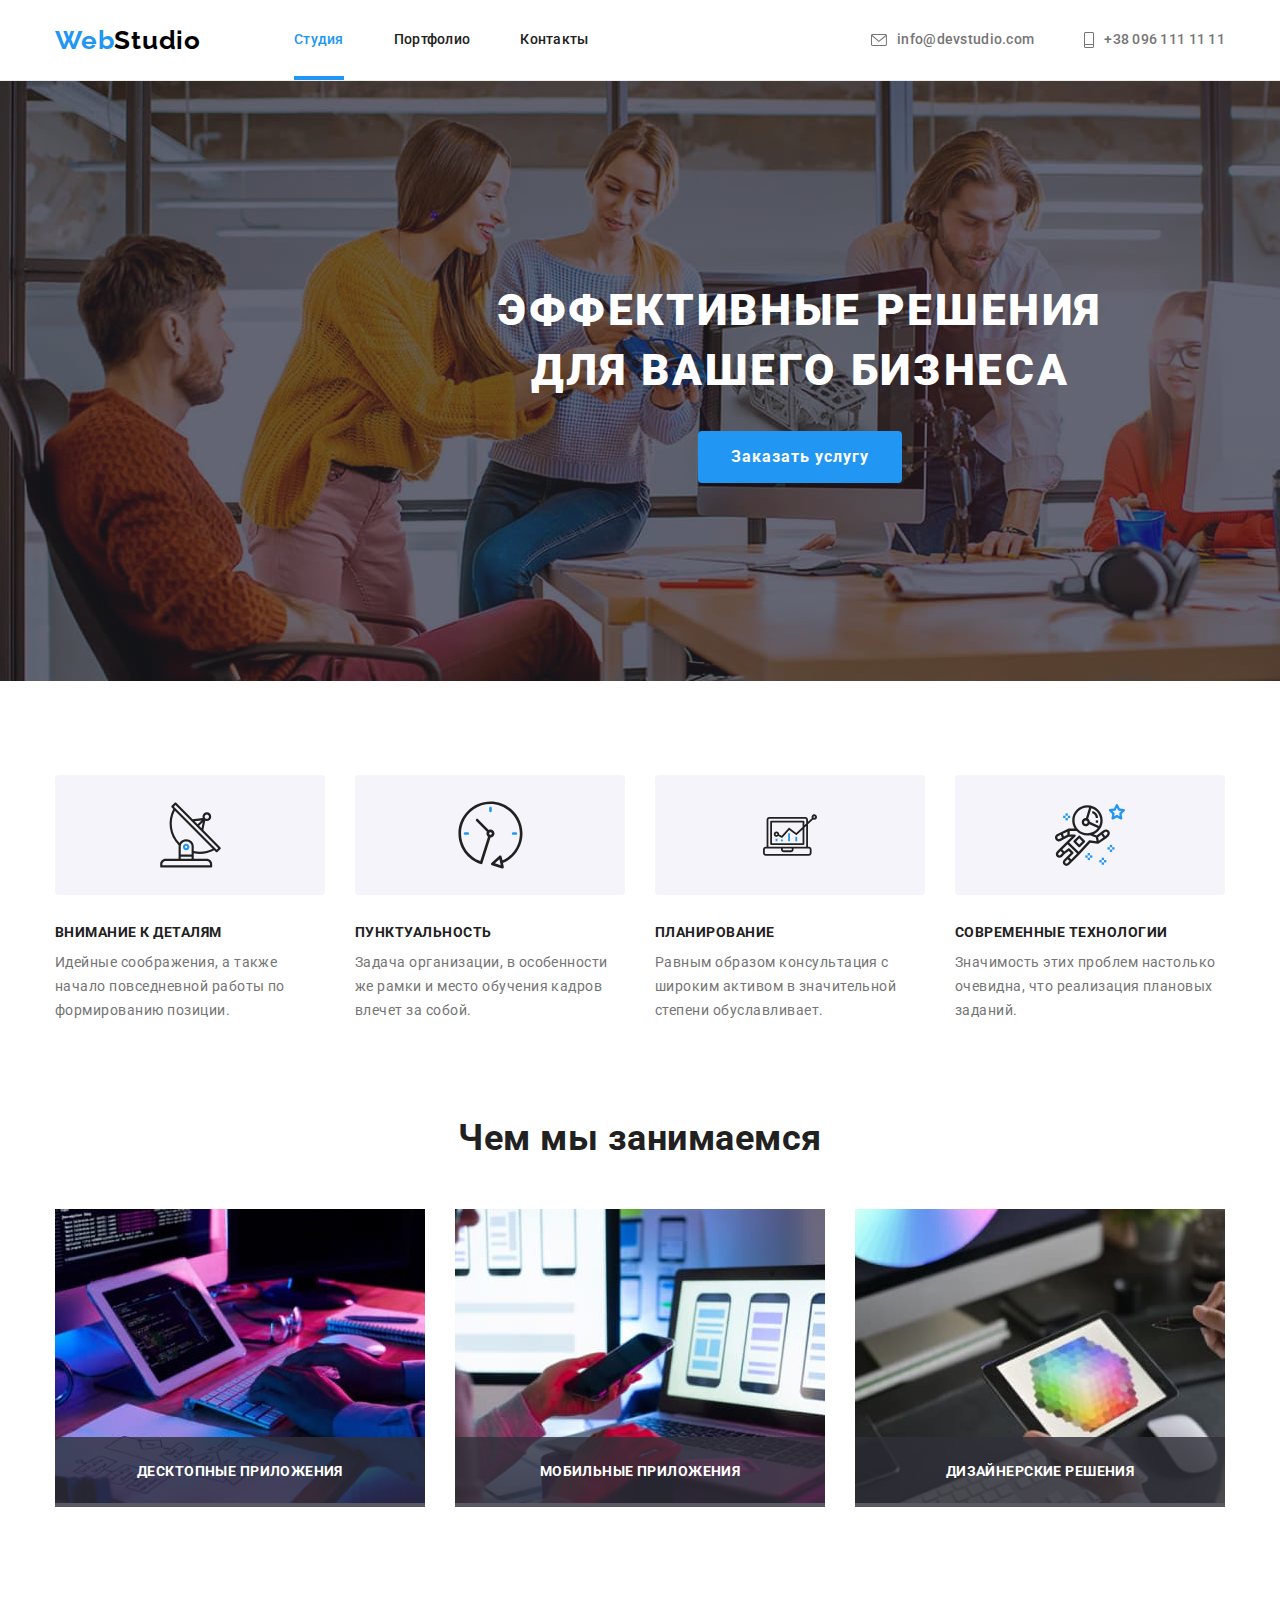
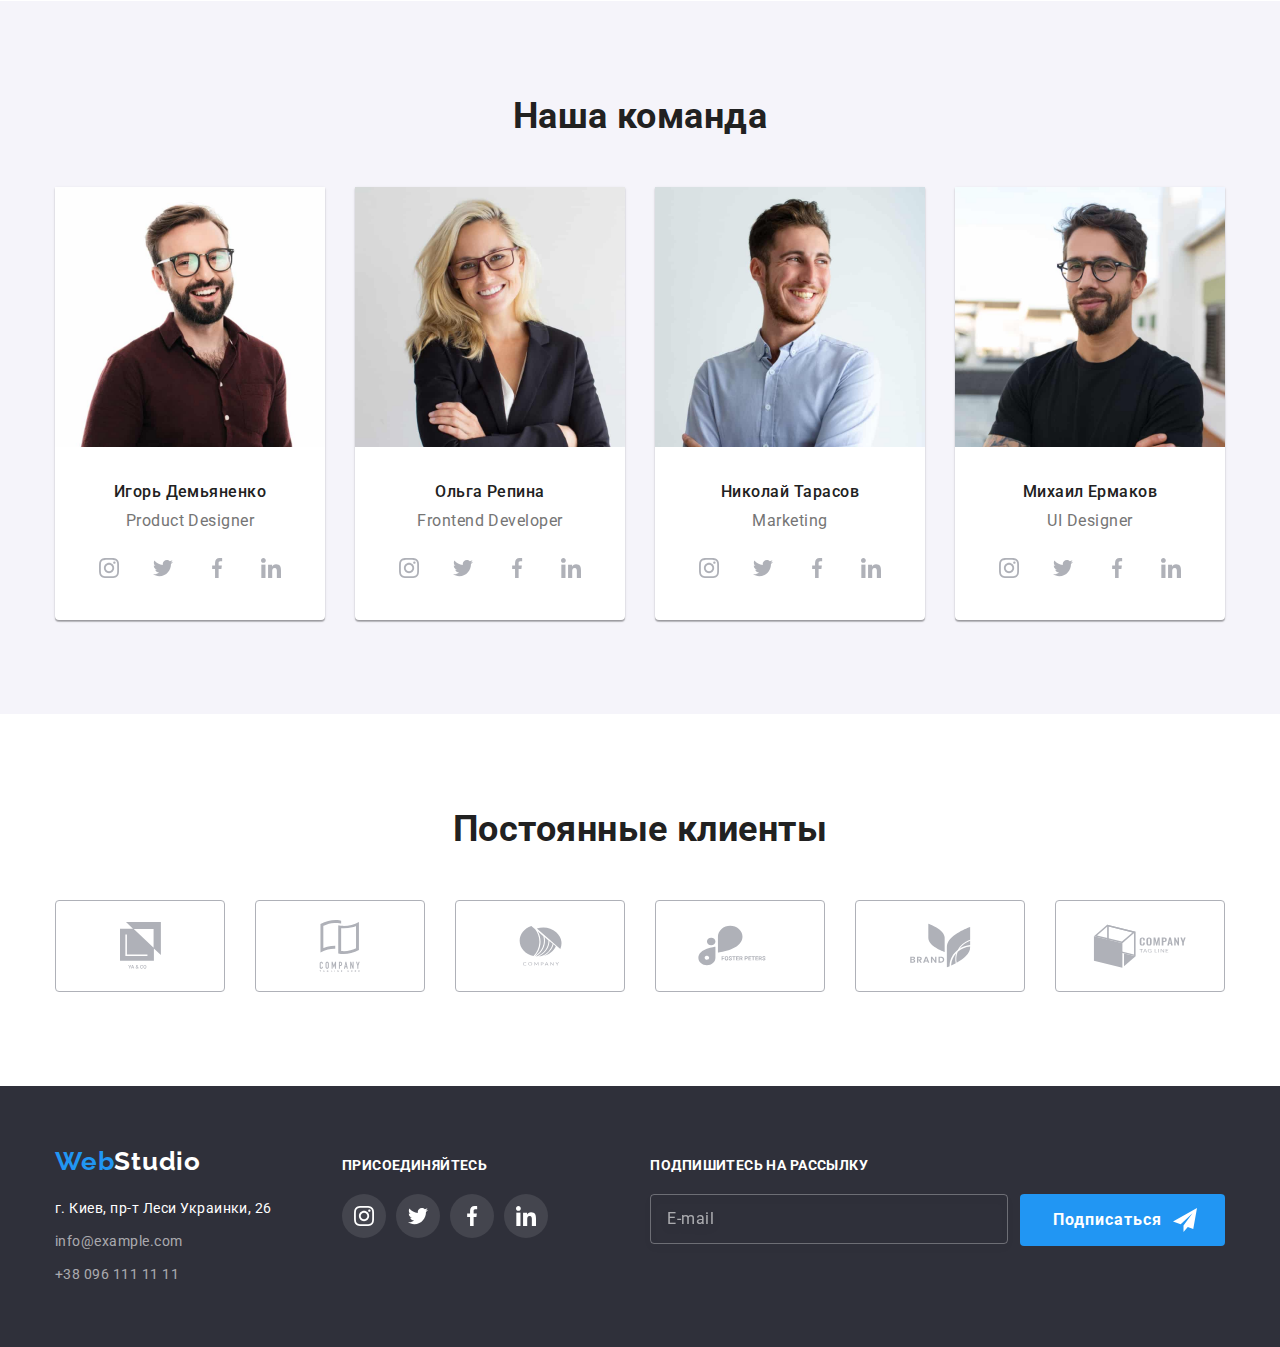
<file: index.html>
<!DOCTYPE html>
<html lang="ru">
  <head>
    <meta charset="UTF-8" />
    <meta http-equiv="X-UA-Compatible" content="IE=edge" />
    <meta name="viewport" content="width=device-width, initial-scale=1.0" />
    <title>Document</title>
    <link
      href="https://fonts.googleapis.com/css2?family=Raleway:wght@700&family=Roboto:wght@400;500;700;900&display=swap"
      rel="stylesheet"
    />
    <link
      rel="stylesheet"
      href="https://cdnjs.cloudflare.com/ajax/libs/modern-normalize/1.1.0/modern-normalize.min.css"
    />
    <link rel="stylesheet" href="./css/styles.css" />
  </head>
  <body>
    <header class="page-header">
      <div class="top-nav container">
        <nav class="down-nav">
          <a href="./index.html" class="logo list">Web<span class="logo-black">Studio</span></a>
          <ul class="site-nav list">
            <li class="checklist-nav">
              <a href="./index.html" class="link corrent list">Студия</a>
            </li>
            <li class="checklist-nav">
              <a href="./portfolio.html" class="link list">Портфолио</a>
            </li>
            <li class="checklist-nav"><a href="" class="link list">Контакты</a></li>
          </ul>
        </nav>

        <ul class="list address-header">
          <li class="checklist-nav">
            <a href="emailto:info@devstudio.com" class="header-adress link-letter list">
              <svg class="checklist-nav-letter" width="16px" height="12px">
                <use href="./images/symbol-defs.svg#icon-letter"></use>
              </svg>
              info@devstudio.com
            </a>
          </li>
          <li class="checklist-nav icon">
            <a href="tel:+380961111111" class="header-adress link-mobile list">
              <svg class="checklist-nav-mobile" width="10px" height="16px">
                <use href="./images/symbol-defs.svg#icon-mobile"></use>
              </svg>
              +38 096 111 11 11
            </a>
          </li>
        </ul>
      </div>
    </header>
    <main>
      <section class="hero container-hero overlay">
        <h1 class="hero-title">Эффективные решения для вашего бизнеса</h1>
        <button data-modal-open type="button" class="hero-button">Заказать услугу</button>
      </section>
      <section class="benefits section">
        <div class="container">
          <h2 class="section-title visually-hidden">Преимущества</h2>
          <ul class="list benefits-item">
            <li class="benefits-checklist">
              <div class="benefits-link">
                <svg width="65px" height="70px">
                  <use href="./images/symbol-defs.svg#icon-antenna"></use>
                </svg>
              </div>
              <h3 class="section-title">Внимание к деталям</h3>
              <p class="items">
                Идейные соображения, а также начало повседневной работы по формированию позиции.
              </p>
            </li>
            <li class="benefits-checklist">
              <div class="benefits-link">
                <svg width="67px" height="70px">
                  <use href="./images/symbol-defs.svg#icon-clock"></use>
                </svg>
              </div>
              <h3 class="section-title">Пунктуальность</h3>
              <p class="items">
                Задача организации, в особенности же рамки и место обучения кадров влечет за собой.
              </p>
            </li>
            <li class="benefits-checklist">
              <div class="benefits-link">
                <svg width="70px" height="54px">
                  <use href="./images/symbol-defs.svg#icon-diagram"></use>
                </svg>
              </div>
              <h3 class="section-title">Планирование</h3>
              <p class="items">
                Равным образом консультация с широким активом в значительной степени обуславливает.
              </p>
            </li>
            <li class="benefits-checklist">
              <div class="benefits-link">
                <svg width="70px" height="70px">
                  <use href="./images/symbol-defs.svg#icon-astronaut"></use>
                </svg>
              </div>
              <h3 class="section-title">Современные технологии</h3>
              <p class="items">
                Значимость этих проблем настолько очевидна, что реализация плановых заданий.
              </p>
            </li>
          </ul>
        </div>
      </section>

      <section class="we-doing section">
        <div class="container">
          <h2 class="section-title">Чем мы занимаемся</h2>
          <ul class="list we-doing-items">
            <li class="we-doing-checklist">
              <img src="./images/img_1.jpg" alt="Создание алгоритма" width="370" height="294" />
              <h3 class="we-doing-title">Десктопные приложения</h3>
            </li>
            <li class="we-doing-checklist">
              <img src="./images/img_2.jpg" alt="Варианты макетов" width="370" height="294" />
              <h3 class="we-doing-title">Мобильные приложения</h3>
            </li>
            <li class="we-doing-checklist">
              <img src="./images/img_3.jpg" alt="Палитра цветов" width="370" height="294" />
              <h3 class="we-doing-title">Дизайнерские решения</h3>
            </li>
          </ul>
        </div>
      </section>

      <section class="section-team section">
        <div class="container">
          <h2 class="section-title">Наша команда</h2>
          <ul class="list section-team-items">
            <li class="section-peopl">
              <img
                src="./images/photo_1.jpg"
                alt="Фото Игоря Демьяненко"
                width="270"
                height="260"
              />
              <div class="section-people-checklist">
                <h3 class="section-title">Игорь Демьяненко</h3>
                <p class="items">Product Designer</p>
                <ul class="team-social list">
                  <li class="team-social-checklist">
                    <a href="" class="team-social-items">
                      <svg width="20px" height="20px">
                        <use
                          href="./images/symbol-defs.svg#icon-instagram"
                          class="link-social"
                        ></use>
                      </svg>
                    </a>
                  </li>
                  <li class="team-social-checklist">
                    <a href="" class="team-social-items">
                      <svg width="20px" height="20px">
                        <use href="./images/symbol-defs.svg#icon-twitter" class="link-social"></use>
                      </svg>
                    </a>
                  </li>
                  <li class="team-social-checklist">
                    <a href="" class="team-social-items">
                      <svg width="20px" height="20px">
                        <use
                          href="./images/symbol-defs.svg#icon-facebook"
                          class="link-social"
                        ></use>
                      </svg>
                    </a>
                  </li>
                  <li class="team-social-checklist">
                    <a href="" class="team-social-items">
                      <svg width="20px" height="20px">
                        <use
                          href="./images/symbol-defs.svg#icon-linkedin"
                          class="link-social"
                        ></use>
                      </svg>
                    </a>
                  </li>
                </ul>
              </div>
            </li>

            <li class="section-peopl">
              <img src="./images/photo_2.jpg" alt="Фото Ольги Репиной" width="270" height="260" />
              <div class="section-people-checklist">
                <h3 class="section-title">Ольга Репина</h3>
                <p class="items">Frontend Developer</p>
                <ul class="team-social list">
                  <li class="team-social-checklist">
                    <a href="" class="team-social-items">
                      <svg width="20px" height="20px">
                        <use
                          href="./images/symbol-defs.svg#icon-instagram"
                          class="link-social"
                        ></use>
                      </svg>
                    </a>
                  </li>
                  <li class="team-social-checklist">
                    <a href="" class="team-social-items">
                      <svg width="20px" height="20px">
                        <use href="./images/symbol-defs.svg#icon-twitter" class="link-social"></use>
                      </svg>
                    </a>
                  </li>
                  <li class="team-social-checklist">
                    <a href="" class="team-social-items">
                      <svg width="20px" height="20px">
                        <use
                          href="./images/symbol-defs.svg#icon-facebook"
                          class="link-social"
                        ></use>
                      </svg>
                    </a>
                  </li>
                  <li class="team-social-checklist">
                    <a href="" class="team-social-items">
                      <svg width="20px" height="20px">
                        <use
                          href="./images/symbol-defs.svg#icon-linkedin"
                          class="link-social"
                        ></use>
                      </svg>
                    </a>
                  </li>
                </ul>
              </div>
            </li>
            <li class="section-peopl">
              <img
                src="./images/photo_3.jpg"
                alt="Фото Николая Тарасова"
                width="270"
                height="260"
              />
              <div class="section-people-checklist">
                <h3 class="section-title">Николай Тарасов</h3>
                <p class="items">Marketing</p>
                <ul class="team-social list">
                  <li class="team-social-checklist">
                    <a href="" class="team-social-items">
                      <svg width="20px" height="20px">
                        <use
                          href="./images/symbol-defs.svg#icon-instagram"
                          class="link-social"
                        ></use>
                      </svg>
                    </a>
                  </li>
                  <li class="team-social-checklist">
                    <a href="" class="team-social-items">
                      <svg width="20px" height="20px">
                        <use href="./images/symbol-defs.svg#icon-twitter" class="link-social"></use>
                      </svg>
                    </a>
                  </li>
                  <li class="team-social-checklist">
                    <a href="" class="team-social-items">
                      <svg width="20px" height="20px">
                        <use
                          href="./images/symbol-defs.svg#icon-facebook"
                          class="link-social"
                        ></use>
                      </svg>
                    </a>
                  </li>
                  <li class="team-social-checklist">
                    <a href="" class="team-social-items">
                      <svg width="20px" height="20px">
                        <use
                          href="./images/symbol-defs.svg#icon-linkedin"
                          class="link-social"
                        ></use>
                      </svg>
                    </a>
                  </li>
                </ul>
              </div>
            </li>
            <li class="section-peopl">
              <img
                src="./images/photo_4.jpg"
                alt="Фото Михаила Ермакова"
                width="270"
                height="260"
              />
              <div class="section-people-checklist">
                <h3 class="section-title">Михаил Ермаков</h3>
                <p class="items">UI Designer</p>
                <ul class="team-social list">
                  <li class="team-social-checklist">
                    <a href="" class="team-social-items">
                      <svg width="20px" height="20px">
                        <use
                          href="./images/symbol-defs.svg#icon-instagram"
                          class="link-social"
                        ></use>
                      </svg>
                    </a>
                  </li>
                  <li class="team-social-checklist">
                    <a href="" class="team-social-items">
                      <svg width="20px" height="20px">
                        <use href="./images/symbol-defs.svg#icon-twitter" class="link-social"></use>
                      </svg>
                    </a>
                  </li>
                  <li class="team-social-checklist">
                    <a href="" class="team-social-items">
                      <svg width="20px" height="20px">
                        <use
                          href="./images/symbol-defs.svg#icon-facebook"
                          class="link-social"
                        ></use>
                      </svg>
                    </a>
                  </li>
                  <li class="team-social-checklist">
                    <a href="" class="team-social-items">
                      <svg width="20px" height="20px">
                        <use
                          href="./images/symbol-defs.svg#icon-linkedin"
                          class="link-social"
                        ></use>
                      </svg>
                    </a>
                  </li>
                </ul>
              </div>
            </li>
          </ul>
        </div>
      </section>
      <section class="section section-clients">
        <div class="container">
          <h2 class="section-title">Постоянные клиенты</h2>
          <ul class="clients-item list">
            <li class="clients-company">
              <a href="" class="clients-link">
                <svg width="41px" height="47px">
                  <use href="./images/symbol-defs.svg#icon-company_1" class="link-company"></use>
                </svg>
              </a>
            </li>
            <li class="clients-company">
              <a href="" class="clients-link">
                <svg width="42px" height="52px">
                  <use href="./images/symbol-defs.svg#icon-company_2" class="link-company"></use>
                </svg>
              </a>
            </li>
            <li class="clients-company">
              <a href="" class="clients-link">
                <svg width="43px" height="41px">
                  <use href="./images/symbol-defs.svg#icon-company_3" class="link-company"></use>
                </svg>
              </a>
            </li>
            <li class="clients-company">
              <a href="" class="clients-link">
                <svg width="84px" height="41px">
                  <use href="./images/symbol-defs.svg#icon-company_4" class="link-company"></use>
                </svg>
              </a>
            </li>
            <li class="clients-company">
              <a href="" class="clients-link">
                <svg width="63px" height="45px">
                  <use href="./images/symbol-defs.svg#icon-company_5" class="link-company"></use>
                </svg>
              </a>
            </li>
            <li class="clients-company">
              <a href="" class="clients-link">
                <svg width="94px" height="44px">
                  <use href="./images/symbol-defs.svg#icon-company_6" class="link-company"></use>
                </svg>
              </a>
            </li>
          </ul>
        </div>
      </section>
    </main>
    <footer class="footer">
      <div class="container footer-div">
        <div class="footer-left">
          <a href="./index.html" class="logo list">Web<span class="logo-white">Studio</span></a>
          <address class="address-item">
            <ul class="list footer-items">
              <li class="footer-item list">
                <a
                  href="https://bit.ly/3pXMvUd"
                  target="_blank"
                  rel="noopener noreferrer"
                  class="footer-map list"
                  >г. Киев, пр-т Леси Украинки, 26</a
                >
              </li>
              <li class="footer-item">
                <a class="footer-link list" href="mailto:info@devstudio.com">info@example.com</a>
              </li>
              <li class="footer-item">
                <a class="footer-link list" href="tel:+380961111111">+38 096 111 11 11</a>
              </li>
            </ul>
          </address>
        </div>
        <div class="social">
          <h2 class="title list">Присоединяйтесь</h2>
          <ul class="footer-social-item list">
            <li class="footer-social-checklist">
              <a href="" class="footer-social-items">
                <svg width="20px" height="20px">
                  <use
                    href="./images/symbol-defs.svg#icon-instagram"
                    class="footer-link-social"
                  ></use>
                </svg>
              </a>
            </li>
            <li class="footer-social-checklist">
              <a href="" class="footer-social-items">
                <svg width="20px" height="20px">
                  <use
                    href="./images/symbol-defs.svg#icon-twitter"
                    class="footer-link-social"
                  ></use>
                </svg>
              </a>
            </li>
            <li class="footer-social-checklist">
              <a href="" class="footer-social-items">
                <svg width="20px" height="20px">
                  <use
                    href="./images/symbol-defs.svg#icon-facebook"
                    class="footer-link-social"
                  ></use>
                </svg>
              </a>
            </li>
            <li class="footer-social-checklist">
              <a href="" class="footer-social-items">
                <svg width="20px" height="20px">
                  <use
                    href="./images/symbol-defs.svg#icon-linkedin"
                    class="footer-link-social"
                  ></use>
                </svg>
              </a>
            </li>
          </ul>
        </div>
        <div class="subscribe">
          <label for="subscribe" class="subscribe-text">Подпишитесь на рассылку</label>
          <div class="send-wrap">
            <input
              name="subscribe"
              class="send-input"
              id="subscribe"
              type="email"
              required
              placeholder="E-mail"
            />
            <div class="send-btn">
              <button class="hero-button send-button" type="submit">Подписаться</button>
              <svg class="send-svg" width="24px" height="24px">
                <use class="send-link" href="./images/symbol-defs.svg#icon-iconsend"></use>
              </svg>
            </div>
          </div>
        </div>
      </div>
    </footer>
    <div class="backdrop is-hidden" data-modal>
      <div class="modal">
        <!-- <p></p> -->
        <button class="close" data-modal-close>
          <svg class="modal-svg" width="18px" height="18px">
            <use href="./images/symbol-defs.svg#icon-close-black" class="modal-icon"></use>
          </svg>
        </button>
        <form action="#" class="modul-form">
          <p class="modul-title">Оставьте свои данные, мы вам перезвоним</p>
          <div class="modul-field">
            <label for="user_name" class="modul-lebel">Имя</label>
            <div class="modul-wrap">
              <input class="modul-input" name="user_name" type="text" required id="user_name" />
              <svg class="input-ikon" width="18px" height="18px">
                <use href="./images/symbol-defs.svg#icon-person-black"></use>
              </svg>
            </div>
          </div>
          <div class="modul-field">
            <label for="user_tel" class="modul-lebel">Телефон</label>
            <div class="modul-wrap">
              <input class="modul-input" name="user_tel" type="tel" required id="user_tel" />
              <svg class="input-ikon" width="18px" height="18px">
                <use href="./images/symbol-defs.svg#icon-phone-black"></use>
              </svg>
            </div>
          </div>
          <div class="modul-field">
            <label for="user_email" class="modul-lebel">Почта</label>
            <div class="modul-wrap">
              <input class="modul-input" name="user_email" type="email" required id="user_email" />
              <svg class="input-ikon" width="18px" height="18px">
                <use href="./images/symbol-defs.svg#icon-email-black"></use>
              </svg>
            </div>
          </div>
          <div class="modul-field">
            <label for="user-text" class="modul-lebel">Коментарий</label>
            <textarea
              id="user-text"
              name="user-text"
              class="modul-text"
              placeholder="Введите текст"
            ></textarea>
          </div>
          <div class="modul-check">
            <input
              type="checkbox"
              class="input-check visually-hidden"
              name="privacy"
              value="true"
              id="privacy"
            />
            <label for="privacy" class="check-text">
              <span>
                <svg class="check-icon" width="11" height="8">
                  <use href="./images/symbol-defs.svg#icon-plus"></use>
                </svg>
              </span>
              <div class="privacy-text">
                Соглашаюсь с рассылкой и принимаю
                <a href="" class="privacy-link">Условия договора</a>
              </div>
            </label>
          </div>
          <div class="modul-btn">
            <button class="hero-button" type="submit">Отправить</button>
          </div>
        </form>
      </div>
    </div>

    <script src="./js/modal.js"></script>
  </body>
</html>
</file>
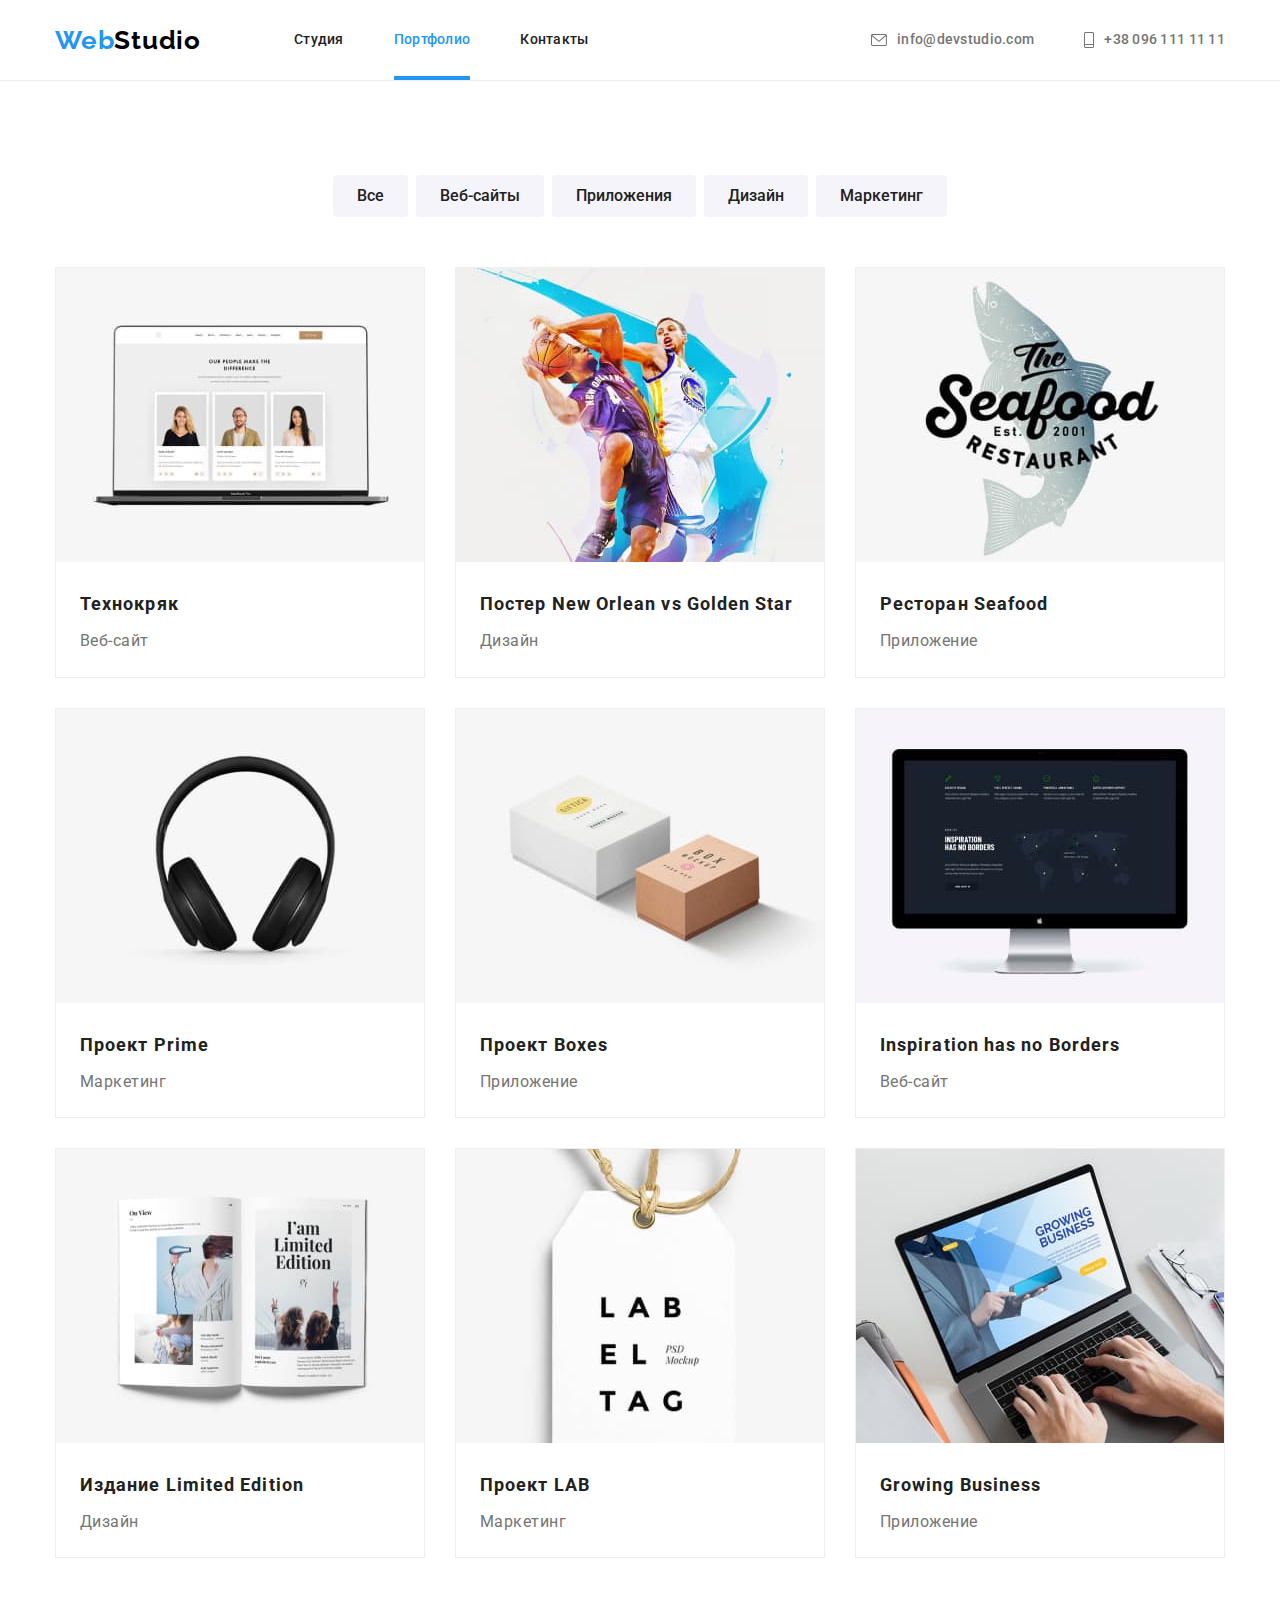
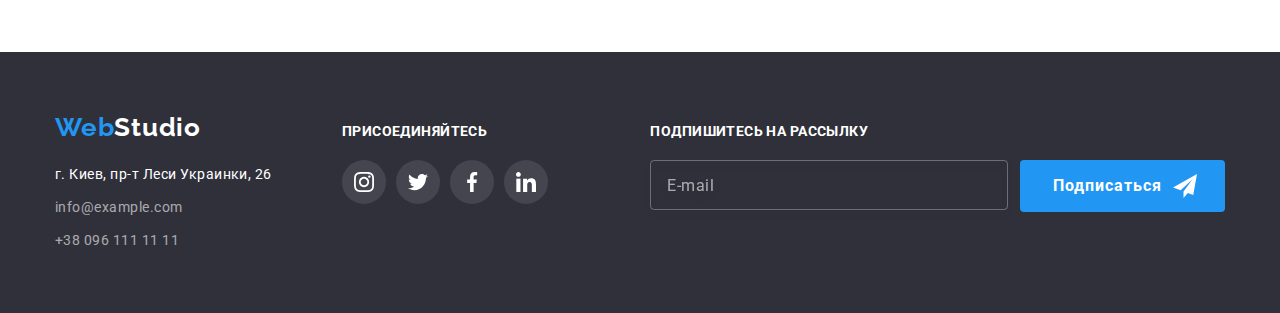
<file: portfolio.html>
<!DOCTYPE html>
<html lang="ru">
  <head>
    <meta charset="UTF-8" />
    <meta http-equiv="X-UA-Compatible" content="IE=edge" />
    <meta name="viewport" content="width=device-width, initial-scale=1.0" />
    <title>Document</title>
    <link
      href="https://fonts.googleapis.com/css2?family=Raleway:wght@700&family=Roboto:wght@400;500;700;900&display=swap"
      rel="stylesheet"
    />
    <link
      rel="stylesheet"
      href="https://cdnjs.cloudflare.com/ajax/libs/modern-normalize/1.1.0/modern-normalize.min.css"
    />
    <link rel="stylesheet" href="./css/styles.css" />
  </head>
  <body>
    <header class="page-header">
      <div class="top-nav container">
        <nav class="down-nav">
          <a href="./index.html" class="logo list">Web<span class="logo-black">Studio</span></a>
          <ul class="site-nav list">
            <li class="checklist-nav">
              <a href="./index.html" class="link list">Студия</a>
            </li>
            <li class="checklist-nav">
              <a href="./portfolio.html" class="link corrent list">Портфолио</a>
            </li>
            <li class="checklist-nav"><a href="" class="link list">Контакты</a></li>
          </ul>
        </nav>
        <ul class="list address-header">
          <li class="checklist-nav">
            <a href="emailto:info@devstudio.com" class="header-adress link-letter list">
              <svg class="checklist-nav-letter" width="16px" height="12px">
                <use href="./images/symbol-defs.svg#icon-letter"></use>
              </svg>
              info@devstudio.com
            </a>
          </li>
          <li class="checklist-nav icon">
            <a href="tel:+380961111111" class="header-adress link-mobile list">
              <svg class="checklist-nav-mobile" width="10px" height="16px">
                <use href="./images/symbol-defs.svg#icon-mobile"></use>
              </svg>
              +38 096 111 11 11
            </a>
          </li>
        </ul>
      </div>
    </header>
    <main>
      <section class="section-works section">
        <div class="container">
          <h1 class="section-title visually-hidden">Наши работы</h1>
          <ul class="list section-works-button">
            <li class="section-works-item">
              <button type="button" class="primary-button">Все</button>
            </li>
            <li class="section-works-item">
              <button type="button" class="primary-button">Веб-сайты</button>
            </li>
            <li class="section-works-item">
              <button type="button" class="primary-button">Приложения</button>
            </li>
            <li class="section-works-item">
              <button type="button" class="primary-button">Дизайн</button>
            </li>
            <li class="section-works-item">
              <button type="button" class="primary-button">Маркетинг</button>
            </li>
          </ul>
          <ul class="list section-works-items">
            <li class="section-works-checklist">
              <a href="" class="list">
                <div class="blue">
                  <img
                    src="./images/project_1.jpg"
                    alt="страница сайта на наутбуке"
                    width="370"
                    height="294"
                  />
                  <p class="blue-text">
                    Ресурс предлагает комплексные предложения с разным уровнем функционала и
                    сервисов. Все это позволит посетителю получить исчерпывающие сведения о компании
                    или частном лице.
                  </p>
                </div>
                <div class="clients">
                  <h2 class="section-title">Технокряк</h2>
                  <p class="text">Веб-сайт</p>
                </div>
              </a>
            </li>
            <li class="section-works-checklist">
              <a href="" class="list">
                <div class="blue">
                  <img
                    src="./images/project_2.jpg"
                    alt="2 баскетболиста боряться за мяч"
                    width="370"
                    height="294"
                  />
                  <p class="blue-text">
                    Ресурс предлагает комплексные предложения с разным уровнем функционала и
                    сервисов. Все это позволит посетителю получить исчерпывающие сведения о компании
                    или частном лице.
                  </p>
                </div>
                <div class="clients">
                  <h2 class="section-title">Постер New Orlean vs Golden Star</h2>
                  <p class="text">Дизайн</p>
                </div>
              </a>
            </li>
            <li class="section-works-checklist">
              <a href="" class="list">
                <div class="blue">
                  <img
                    src="./images/project_3.jpg"
                    alt="название ресторана на фоне рыбы"
                    width="370"
                    height="294"
                  />
                  <p class="blue-text">
                    Ресурс предлагает комплексные предложения с разным уровнем функционала и
                    сервисов. Все это позволит посетителю получить исчерпывающие сведения о компании
                    или частном лице.
                  </p>
                </div>
                <div class="clients">
                  <h2 class="section-title">Ресторан Seafood</h2>
                  <p class="text">Приложение</p>
                </div>
              </a>
            </li>
            <li class="section-works-checklist">
              <a href="" class="list">
                <div class="blue">
                  <img src="./images/project_4.jpg" alt="наушники" width="370" height="294" />
                  <p class="blue-text">
                    Ресурс предлагает комплексные предложения с разным уровнем функционала и
                    сервисов. Все это позволит посетителю получить исчерпывающие сведения о компании
                    или частном лице.
                  </p>
                </div>
                <div class="clients">
                  <h2 class="section-title">Проект Prime</h2>
                  <p class="text">Маркетинг</p>
                </div>
              </a>
            </li>
            <li class="section-works-checklist">
              <a href="" class="list">
                <div class="blue">
                  <img
                    src="./images/project_5.jpg"
                    alt="белая и серая коробки"
                    width="370"
                    height="294"
                  />
                  <p class="blue-text">
                    Ресурс предлагает комплексные предложения с разным уровнем функционала и
                    сервисов. Все это позволит посетителю получить исчерпывающие сведения о компании
                    или частном лице.
                  </p>
                </div>
                <div class="clients">
                  <h2 class="section-title">Проект Boxes</h2>
                  <p class="text">Приложение</p>
                </div>
              </a>
            </li>
            <li class="section-works-checklist">
              <a href="" class="list">
                <div class="blue">
                  <img
                    src="./images/project_6.jpg"
                    alt="страница сайта на мониторе"
                    width="370"
                    height="294"
                  />
                  <p class="blue-text">
                    Ресурс предлагает комплексные предложения с разным уровнем функционала и
                    сервисов. Все это позволит посетителю получить исчерпывающие сведения о компании
                    или частном лице.
                  </p>
                </div>
                <div class="clients">
                  <h2 class="section-title">Inspiration has no Borders</h2>
                  <p class="text">Веб-сайт</p>
                </div>
              </a>
            </li>
            <li class="section-works-checklist">
              <a href="" class="list">
                <div class="blue">
                  <img
                    src="./images/project_7.jpg"
                    alt="разворот журнала"
                    width="370"
                    height="294"
                  />
                  <p class="blue-text">
                    Ресурс предлагает комплексные предложения с разным уровнем функционала и
                    сервисов. Все это позволит посетителю получить исчерпывающие сведения о компании
                    или частном лице.
                  </p>
                </div>
                <div class="clients">
                  <h2 class="section-title">Издание Limited Edition</h2>
                  <p class="text">Дизайн</p>
                </div>
              </a>
            </li>
            <li class="section-works-checklist">
              <a href="" class="list">
                <div class="blue">
                  <img src="./images/project_8.jpg" alt="этикетка" width="370" height="294" />
                  <p class="blue-text">
                    Ресурс предлагает комплексные предложения с разным уровнем функционала и
                    сервисов. Все это позволит посетителю получить исчерпывающие сведения о компании
                    или частном лице.
                  </p>
                </div>
                <div class="clients">
                  <h2 class="section-title">Проект LAB</h2>
                  <p class="text">Маркетинг</p>
                </div>
              </a>
            </li>
            <li class="section-works-checklist">
              <a href="" class="list">
                <div class="blue">
                  <img
                    src="./images/project_9.jpg"
                    alt="работа за ноутбуком"
                    width="370"
                    height="294"
                  />
                  <p class="blue-text">
                    Ресурс предлагает комплексные предложения с разным уровнем функционала и
                    сервисов. Все это позволит посетителю получить исчерпывающие сведения о компании
                    или частном лице.
                  </p>
                </div>
                <div class="clients">
                  <h2 class="section-title">Growing Business</h2>
                  <p class="text">Приложение</p>
                </div>
              </a>
            </li>
          </ul>
        </div>
      </section>
    </main>

    <footer class="footer">
      <div class="container footer-div">
        <div class="footer-left">
          <a href="./index.html" class="logo list">Web<span class="logo-white">Studio</span></a>
          <address class="address-item">
            <ul class="list footer-items">
              <li class="footer-item list">
                <a
                  href="https://bit.ly/3pXMvUd"
                  target="_blank"
                  rel="noopener noreferrer"
                  class="footer-map list"
                  >г. Киев, пр-т Леси Украинки, 26</a
                >
              </li>
              <li class="footer-item">
                <a class="footer-link list" href="mailto:info@devstudio.com">info@example.com</a>
              </li>
              <li class="footer-item">
                <a class="footer-link list" href="tel:+380961111111">+38 096 111 11 11</a>
              </li>
            </ul>
          </address>
        </div>
        <div class="social">
          <h2 class="title list">Присоединяйтесь</h2>
          <ul class="footer-social-item list">
            <li class="footer-social-checklist">
              <a href="" class="footer-social-items">
                <svg width="20px" height="20px">
                  <use
                    href="./images/symbol-defs.svg#icon-instagram"
                    class="footer-link-social"
                  ></use>
                </svg>
              </a>
            </li>
            <li class="footer-social-checklist">
              <a href="" class="footer-social-items">
                <svg width="20px" height="20px">
                  <use
                    href="./images/symbol-defs.svg#icon-twitter"
                    class="footer-link-social"
                  ></use>
                </svg>
              </a>
            </li>
            <li class="footer-social-checklist">
              <a href="" class="footer-social-items">
                <svg width="20px" height="20px">
                  <use
                    href="./images/symbol-defs.svg#icon-facebook"
                    class="footer-link-social"
                  ></use>
                </svg>
              </a>
            </li>
            <li class="footer-social-checklist">
              <a href="" class="footer-social-items">
                <svg width="20px" height="20px">
                  <use
                    href="./images/symbol-defs.svg#icon-linkedin"
                    class="footer-link-social"
                  ></use>
                </svg>
              </a>
            </li>
          </ul>
        </div>
        <div class="subscribe">
          <label for="subscribe" class="subscribe-text">Подпишитесь на рассылку</label>
          <div class="send-wrap">
            <input
              name="subscribe"
              class="send-input"
              id="subscribe"
              type="email"
              required
              placeholder="E-mail"
            />
            <div class="send-btn">
              <button class="hero-button send-button" type="submit">Подписаться</button>
              <svg class="send-svg" width="24px" height="24px">
                <use class="send-link" href="./images/symbol-defs.svg#icon-iconsend"></use>
              </svg>
            </div>
          </div>
        </div>
      </div>
    </footer>
  </body>
</html>
</file>
<file: css/styles.css>
/* палитра 
#757575 основной цвет текста
#212121 вторичный цвет текста
#FFFFFF текст героя и при выделении и цвет фона
#2196F3 hover
rgba(255, 255, 255, 0.6) текст номера телефона и почты в футере
#2F303A фон героя и футера
#F5F4FA фон наша команда
 */

:root {
    --primary-text-color:#757575;
    --secondary-text-color:#FFFFFF;
    --title-text-color:#212121;
    --accent-text-color:#2196F3;
    --primary-background-color: #FFFFFF;
    --secondary-background-color:#F5F4FA;
    --footer-hero-background-color:#2F303A;
    --header-logo-text:#000000;
    --hero-button-background-color:#188CE8;
    --footer-address-text:rgba(255, 255, 255, 0.6);
    --primary-icon-color:#AFB1B8;
    --fon-color:rgba(47, 48, 58, 0.8);
    --bgc-hover-portfolio:rgba(33, 150, 243, 0.9);
}

body {
    color: var(--primary-text-color);
    background-color: var(--primary-background-color);

    font-family: Roboto, sans-serif;
    letter-spacing: 0.03em;
}

.list {
list-style: none;
text-decoration: none;
padding: 0;
margin: 0;
}

.container {
    width: 1200px;
    padding: 0 15px;
    margin-left: auto;
    margin-Right: auto;
}

.container-hero{
    width: 1600px;
    margin-left: auto;
    margin-Right: auto;
}
.visually-hidden {
    position: absolute;
    width: 1px;
    height: 1px;
    margin: -1px;
    border: 0;
    padding: 0;

    white-space: nowrap;
    clip-path: inset(100%);
    clip: rect(0 0 0 0);
    overflow: hidden;
}

/*----------------- Page-Header----------------------*/
.page-header {
    border-bottom: 1px solid #ECECEC
}

.logo {
    color: var(--accent-text-color);
    font-family:Raleway, sans-serif;
    font-weight: 700;
    font-size: 26px;
    line-height: 1.19;
    letter-spacing: 0.03em;
}


span.logo-black {
    color: var(--header-logo-text);
}

/* Site-nav*/

.top-nav {
    display: flex;
    align-items: center;
}

.down-nav {
    display: flex;
    align-items: center;
}

.site-nav{
    display: flex;
    margin-left: 93px;
}

.checklist-nav+.checklist-nav{ 
    margin-left: 50px;
}
.checklist-nav{
    display: flex;
    justify-content: center;
    align-items: center;
}

.address-header {
    display: flex;
    margin-left: auto;
}

.checklist-nav-letter{
    display: inline-block;
    width: 16px;
    height: 12px;
    margin-right: 10px;
    fill: var(--primary-text-color);

    transition-property: fill;
    transition-duration: 250ms;
    transition-timing-function: cubic-bezier(0.4, 0, 0.2, 1);
}


.checklist-nav-mobile {
    display: inline-block;
    width: 10px;
    height: 16px;
    margin-right: 10px;
    fill: var(--primary-text-color);

    transition-property: fill;
    transition-duration: 250ms;
    transition-timing-function: cubic-bezier(0.4, 0, 0.2, 1);
}




.site-nav .link{
    color: var(--title-text-color) ;
    padding-top: 32px;
    padding-bottom: 32px;
    display: block;

    transition-property: color;
    transition-duration: 250ms;
    transition-timing-function: cubic-bezier(0.4, 0, 0.2, 1);
    }


.site-nav .link.corrent {
    color: var(--accent-text-color);
}

.site-nav .link:hover,
.site-nav .link:focus {
    color: var(--accent-text-color);
}

.header-adress {
    color: var(--primary-text-color);
    display: flex;
    align-items: center;

    transition-property: color;
    transition-duration: 250ms;
    transition-timing-function:cubic-bezier(0.4, 0, 0.2, 1) ;
}

.header-adress:hover,
.header-adress:focus {
    color: var(--accent-text-color);
}

.header-adress:hover .checklist-nav-letter,
.header-adress:focus .checklist-nav-letter{
    fill: var(--accent-text-color);
}

.header-adress:hover .checklist-nav-mobile,
.header-adress:focus .checklist-nav-mobile {
    fill: var(--accent-text-color);
}


.site-nav .link,
.header-adress {
    font-weight: 500;
    font-size: 14px;
    line-height: 1.14;
    letter-spacing: 0.02em;
}

.corrent{
    position: relative;
}

.corrent::after {
    content:"";
    position: absolute;
    width: 100%;
    height: 4px;
    left: 0;
    bottom: 0;
    background-color: var(--accent-text-color);

}

/* ------------------- Hero---------------------- */
.hero {
    background-color: var(--footer-hero-background-color);
    text-align: center;
    letter-spacing: 0.06em;
    
    padding-top: 200px;
    padding-bottom: 200px;
}

.overlay{
    height: 600px;
    min-width: 1600px;
    margin-left: auto;
    margin-right: auto;
    background-image:linear-gradient(to right, rgba(47, 48, 58, 0.4),rgba(47, 48, 58, 0.4)), url(../images/hero.jpg);
    background-repeat: no-repeat;
    background-size: cover;
}

.hero-title {
    color: var(--secondary-text-color);
    font-weight: 900;
    font-size: 44px;
    line-height: 1.36;
    text-transform: uppercase;
    text-align: center;
    letter-spacing: 0.06em;

    max-width: 696px;
    margin: 0 auto 30px;

}

/*  ------------------button------------------------*/
.hero-button {
    color:var(--secondary-text-color);
    background-color: var(--accent-text-color);
    cursor: pointer;
    font-family: inherit;

    font-weight: 700;
    font-size: 16px;
    line-height: 1.88;
    display: flex;
    align-items: center;
    letter-spacing: 0.06em;

    border-radius: 4px;
    padding: 10px 32px;
    display: inline-block;
    min-width: 200px;
    border: 1px solid transparent;

    transition-property: background-color;
    transition-duration: 250ms;
    transition-timing-function: cubic-bezier(0.4, 0, 0.2, 1);

}

.hero-button:hover,
.hero-button:focus{
    background-color:var(--hero-button-background-color)
    ;
}

.primary-button {
    color: var(--title-text-color);
    background-color: var(--secondary-background-color);
    cursor: pointer;
    font-family: inherit;

    font-weight: 500;
    font-size: 16px;
    line-height: 1.63;
    text-align: center;

    padding: 6px 22px;
    border-radius: 4px;
    border-color: transparent;
    box-shadow:none;

    transition-property: color, background-color, box-shadow;
    transition-duration: 250ms;
    transition-timing-function: cubic-bezier(0.4, 0, 0.2, 1) ;

}
.primary-button:hover,
.primary-button:focus {
    color: var(--secondary-text-color);
    background-color: var(--accent-text-color);
    box-shadow: 0px 3px 1px rgba(0, 0, 0, 0.1), 0px 1px 2px rgba(0, 0, 0, 0.08), 0px 2px 2px rgba(0, 0, 0, 0.12);
}



/* ----------------------Секции--------------------*/
/* h2, h3 */
.section {
    padding-top: 94px;
    padding-bottom: 94px;
}


.section .text{
    color: var(--primary-text-color);
}
.section-title {
    color: var(--title-text-color);
    margin-top: 0;
}
/*-------------------benefits------------------*/
.benefits{
    padding-bottom: 0;
}

.benefits-item {
    display: flex;
}

.benefits-checklist{
    width: 270px;
    flex-direction:column;
    display: flex;
}

.benefits-link{
    height: 120px;
    display: flex;
    justify-content:center;
    align-items: center;
    background-color: var(--secondary-background-color);
    border-radius: 4px;
    margin-bottom: 30px;
}


.benefits-checklist+.benefits-checklist{
    margin-left: 30px;
}


.benefits .section-title {
    font-size: 14px;
    line-height: 1.14;
    text-transform: uppercase;
}

.benefits .items {
    font-size: 14px;
    line-height: 1.71;

    margin: 0;
}


.benefits .section-title {
    margin-bottom: 10px;
}

/*-------------------we-doing------------------*/

.we-doing .section-title{
    font-size: 36px;
    line-height: 1.17;
    text-align: center;

    margin-top: 0;
    margin-bottom: 50px;
}

.we-doing-items {
    display: flex;
}

.we-doing-checklist+.we-doing-checklist {
margin-left: 30px;
}

.we-doing-checklist{
    position: relative;
}

.we-doing-title{
    position: absolute;
    bottom: 0;
    left: 0;
    width: 100%;
    height: 70px;
    margin: 0 0;
    padding-top: 27px;
    padding-bottom: 27px;
        
    font-style: normal;
    font-size: 14px;
    line-height: 1.14;
    text-align: center;
    letter-spacing: 0.03em;
    text-transform: uppercase;

    
    color: var(--secondary-text-color);
    background-color: var(--fon-color);
    
    
}

/*------------------- section team-----------------*/
.section-team {
    background-color: var(--secondary-background-color);
}

.section-team .section {
    padding-bottom: 0;
}

.section-team .section-title {
    font-weight: 700;
    font-size: 36px;
    line-height: 1.17;
    text-align: center;

    margin-bottom: 50px;
}

.section-team .items {
    font-size: 16px;
    line-height: 1.19;
    text-align: center;
    margin-top: 0;
    margin-bottom: 16px;
}

.section-team-items{
    display: flex;
}

.team-social{
    display: flex;
    justify-content: center;
    align-items: center;
    gap: 10px;
    
}

.team-social-checklist{
    display: flex;
    width: 44px;
    height: 44px;
    /* justify-content: center;
    align-items: center; */
    
}


.team-social-items{
    width: 100%;
    height: 100%;
    display: flex;
    justify-content: center;
    align-items: center;
    border-radius: 50%;
    fill: var(--primary-icon-color);

    transition-property: background-color;
    transition-duration: 250ms;
    transition-timing-function: cubic-bezier(0.4, 0, 0.2, 1) ;

    
}

.team-social-items:hover,
.team-social-items:focus{
    background-color: var(--accent-text-color);
}

.team-social-items .link-social{
    transition-property: fill;
    transition-duration: 250ms;
    transition-timing-function: cubic-bezier(0.4, 0, 0.2, 1);
}

.team-social-items:hover .link-social,
.team-social-items:focus{
    fill: var(--secondary-text-color);
}


/*section-peopl*/
.section-peopl {
    background-color: var(--primary-background-color);
    width: 270px;
    box-shadow: 0px 1px 3px rgba(0, 0, 0, 0.12), 0px 1px 1px rgba(0, 0, 0, 0.14), 0px 2px 1px rgba(0, 0, 0, 0.2);
    border-radius: 0px 0px 4px 4px;
}

.section-peopl+.section-peopl{
    margin-left: 30px;
}

.section-people-checklist{
    padding-top: 30px;
    padding-bottom: 30px;
}

.section-peopl .section-title {
    font-weight: 500;
    font-size: 16px;
    line-height: 1.19;
    text-align: center;

    margin-bottom: 10px;
}

/*-----------------section-works----------------*/


.section-works .section-title {
    font-size: 18px;
    line-height: 2;
    letter-spacing: 0.06em;
    margin-bottom: 4px;
    
}

.section-works-checklist .text {
    color: var(--primary-text-color);

    font-size: 16px;
    line-height: 1.88;
    margin-top: 0;
    margin-bottom: 0;
}

.section-works .clients {
    padding:20px 24px;
}


.section-works-button{
    display: flex;
    justify-content: center;
    margin-bottom: 50px;
}


.section-works-item+.section-works-item{
    margin-left: 8px;
}

.section-works-items {
    display: flex;
    flex-wrap: wrap;
}

/* .section-works-item:hover
.section-works-item:focus{
box-shadow: 0px 3px 1px rgba(0, 0, 0, 0.1),
0px 1px 2px rgba(0, 0, 0, 0.08),
0px 2px 2px rgba(0, 0, 0, 0.12);
} */

.section-works-checklist{
    width: 370px;
    margin-right: 30px;
    margin-bottom: 30px;
    border: 1px solid #EEEEEE;
    position: relative;
    box-shadow: none;

    transition-property: box-shadow;
    transition-duration: 250ms;
    transition-timing-function: cubic-bezier(0.4, 0, 0.2, 1);
}


.section-works-checklist:nth-child(3n) {
    margin-right: 0;
}

.section-works-checklist:nth-last-child(-n + 3) {
    margin-bottom: 0;
}

.blue{
    position: relative;
    overflow: hidden;
}

.blue-text{
    position: absolute;
    top: 0;
    left: 0;
    height: 100%;
    width: 100%;
    margin: 0;
    padding: 63px 24px;
    transform: translateY(100%);
    transition-property: transform, border;
    transition: transform 250ms cubic-bezier(0.4, 0, 0.2 ,1);

    background-color: var(--bgc-hover-portfolio);
    color: var(--secondary-text-color);

    font-size: 18px;
    line-height: 1.56;
    letter-spacing: 0.03em;
}

.section-works-checklist:hover {
    box-shadow: 0px 1px 1px rgba(0, 0, 0, 0.12),
        0px 4px 4px rgba(0, 0, 0, 0.06),
        1px 4px 6px rgba(0, 0, 0, 0.16);
}

.section-works-checklist:hover .blue-text,
.section-works-checklist:focus .blue-text{

    transform: translateY(0%);
    border: 1px solid #EEEEEE;
  }


/* ------------------------clients--------------------- */

.section-clients .section-title {
    font-weight: 700;
    font-size: 36px;
    line-height: 1.17;
    text-align: center;

    margin-bottom: 50px;
}

.clients-item{
    display: flex;
    gap: 30px;
}

.clients-company{
    display: flex;
    width: 170px;
    height: 92px;
    /* justify-content: center;
    align-items: center; */
}

.clients-link{
    fill: var(--primary-icon-color);
    width: 100%;
    height: 100%;
    justify-content: center;
    align-items: center;
    display: flex;
    border: 1px solid #AFB1B8;
    border-radius: 4px;

    transition-property: border;
    transition-duration: 250ms;
    transition-timing-function: cubic-bezier(0.4, 0, 0.2, 1);
}

.clients-link .link-company{
    transition-property: fill;
    transition-duration: 250ms;
    transition-timing-function: cubic-bezier(0.4, 0, 0.2, 1);
}

.clients-link:hover .link-company{
    fill: var(--accent-text-color)
}

.clients-link:hover,
.clients-link:focus{
    border: 1px solid #2196F3;
}

/*----------------------- footer------------------ */
.footer {
    background-color: var(--footer-hero-background-color);
    color: var(--primary-background-color);
    padding-top: 60px;
    padding-bottom: 60px;
}
.footer-div{
    display: flex;
}

span.logo-white {
    color:var(--primary-background-color);
}

.footer>.logo {
    margin-bottom: 20px;
}

.footer .list {
}

.footer-map {
    color:var(--primary-background-color);

    font-size: 14px;
    line-height: 1.71;
    font-style: normal;

    margin-bottom: 9px;

        transition-property: color;
            transition-duration: 250ms;
            transition-timing-function: cubic-bezier(0.4, 0, 0.2, 1);
}

.footer-left{
    margin-right: 70px;
}

.social{
    padding-top: 12px;
    width: 206px;
}


.footer-social-item{
    display:flex;
    justify-content: center;
    align-items: center;
    justify-content: space-between;
}

.footer-social-checklist{
    width: 44px;
    height: 44px;
}

.footer-social-items{
    width: 100%;
    height: 100%;
    display: flex;
    justify-content: center;
    align-items: center;
    background-color:rgba(255, 255, 255, 0.1);;
    fill: var(--secondary-text-color);
    border-radius: 50%;

    transition-property:background-color;
    transition-duration: 250ms;
    transition-timing-function: cubic-bezier(0.4, 0, 0.2, 1);
}

.footer-social-items:hover,
.footer-social-items:focus{
background-color:var(--accent-text-color);
}


.social .title{
    font-size: 14px;
    line-height: 1.14;
    letter-spacing: 0.03em;
    text-transform: uppercase;
    margin-bottom: 20px;
}


.footer-link{
    color:var(--footer-address-text);

    font-size: 14px;
    line-height: 1.71;
    font-style: normal;

    transition-property: color;
    transition-duration: 250ms;
    transition-timing-function: cubic-bezier(0.4, 0, 0.2, 1);
}

.footer-item:not(:last-child) {
    margin-bottom: 9px;
}

.footer-items{
    margin-top: 20px;
}

.footer-map:hover,
.footer-link:hover,
.footer-map:focus,
.footer-link:focus{
    color: var(--accent-text-color);
}

.subscribe{
    padding-top: 12px;
    margin-left: auto;
}

.subscribe-text{
    display: block;

    font-weight: 700;
    font-size: 14px;
    line-height: 1.14;
    letter-spacing: 0.03em;
    text-transform: uppercase;

    margin-bottom: 20px;
}

.send-link{
    fill: var(--primary-background-color);
}

.send-wrap{
    display: flex;
}

.send-input{
    width: 358px;
    height: 50px;
    border: 1px solid rgba(255, 255, 255, 0.3);
    filter: drop-shadow(0px 4px 4px rgba(0, 0, 0, 0.15));
    border-radius: 4px;
    background-color: transparent;
    color: var(--secondary-text-color);

    margin-right: 12px;
    padding-left: 16px;
    padding-top: 15px;
    padding-bottom: 15px;

    outline: none;
    transition-property: border-color;
    transition-duration: 250ms;
    transition-timing-function: cubic-bezier(0.4, 0, 0.2, 1);
}
.send-input:focus,
.send-input:hover{
    border-color:var(--accent-text-color);
}

.send-input::placeholder{
    font-family: 'Roboto';
    font-style: normal;
    font-weight: 400;
    font-size: 16px;
    line-height: 1.25;
    letter-spacing: 0.03em;
    color: rgba(255, 255, 255, 0.6);

}

.send-btn{
    position: relative;
}

.send-button{
    padding-right: 62px;
}

.send-svg{
    position: absolute;
    right: 28px;
    top: 50%;
    transform: translateY(-50%);
}

/* ----------------------BACKDROP---------------------- */

.backdrop{
    position: fixed;
    top: 0;
    left: 0;
    width: 100%;
    height: 100%;
    background: rgba(0, 0, 0, 0.2);
    transition: opacity 250ms linear, visibility 250ms linear;
}

.backdrop.is-hidden{
    opacity: 0;
    pointer-events: none;
    visibility: hidden;
}

.modal{
    position: absolute;
    top: 50%;
    left: 50%;
    transform: translate(-50%, -50%);

    width: 528px;
    min-height: 581px;
    
    
    
    background: var(--primary-background-color);
    box-shadow: 0px 1px 3px rgba(0, 0, 0, 0.12), 0px 1px 1px rgba(0, 0, 0, 0.14), 0px 2px 1px rgba(0, 0, 0, 0.2);
    border-radius: 4px;
}


.close{
    position: absolute;
    width: 30px;
    height: 30px;
    color: var(--header-logo-text);
    background-color: var(--primary-background-color);
    border: 1px solid rgba(0, 0, 0, 0.1);
    border-radius: 50%;
    right: 8px;
    top: 8px;
    display: flex;
    justify-content:center;
    align-items: center;

}


.modul-svg{
    fill: var(--header-logo-text);

}

.modul-form{
    padding: 40px;
}
.modul-field{
    margin-bottom: 10px;
}


.modul-lebel{
    font-family: 'Roboto';
    font-style: normal;
    font-weight: 400;
    font-size: 12px;
    line-height: 1.17;
    letter-spacing: 0.01em;

    color: var(--primary-text-color);

    margin-bottom: 4px;
    display: block;
}

.modul-wrap{
    position: relative;
}


.input-ikon{
    position: absolute;
    fill: var(--title-text-color);
    left: 12px;
    transform: translateY(-50%);
    top: 50%;

    transition-property: fill;
    transition-duration: 250ms;
    transition-timing-function: cubic-bezier(0.4, 0, 0.2, 1);
}

.modul-input{
    width: 100%;
    height: 40px;
    border: 1px solid rgba(33, 33, 33, 0.2);
    border-radius: 4px;
    padding-left: 42px;

    font-family: 'Roboto';
    font-style: normal;
    font-weight: 400;
    font-size: 12px;
    line-height: 1.17;
    letter-spacing: 0.01em;
    outline: none;
    
    color: var(--primary-text-color);

    transition-property:border-color;
    transition-duration: 250ms;
    transition-timing-function:cubic-bezier(0.4, 0, 0.2, 1) ;
}

    

.modul-input:focus,
.modul-input:hover{
    border-color: var(--accent-text-color);
}

.modul-input:focus + .input-ikon,
.modul-input:hover + .input-ikon {
    fill: var(--accent-text-color);
}

.modul-title{
    font-family: 'Roboto';
    font-style: normal;
    font-weight: 700;
    font-size: 20px;
    line-height: 1.15;
    text-align: center;
    letter-spacing: 0.03em;
    
    color: var(--title-text-color);
    margin-top: 0;
    margin-bottom: 12px;
}

.modul-text{
    width: 100%;
    height: 120px;
    resize: none;

    border: 1px solid rgba(33, 33, 33, 0.2);
    border-radius: 4px;
    padding: 12px 16px;
    outline: none;

    transition-property: border-color;
    transition-duration: 250ms;
    transition-timing-function: cubic-bezier(0.4, 0, 0.2, 1);
}

.modul-text::placeholder{
    color: rgba(117, 117, 117, 0.5);
}

.modul-check{
    margin-bottom: 30px;
    padding-left: 12px;
}

.modul-text:focus,
.modul-text:hover {
    border-color: var(--accent-text-color);
}

.check-text{
    display: flex;
    align-items: center;
    position: relative;
}

.check-text span{
    width: 16px;
    height: 15px;
    border: 2px solid var(--title-text-color);
    border-radius: 2px;
    margin-right: 8px;
    display: flex;
    align-items: center;
    justify-content: center;
}

.check-icon {
    fill: transparent;
}


.input-check:focus + .check-text span,
.input-check:hover + .check-text span {
    border-color: var(--accent-color);
}

.input-check:checked + .check-text span {
    background-color: var(--accent-text-color);
    border: transparent; }

.input-check:checked + .check-text svg {
    fill: var(--primary-background-color);
}

.privacy-text{
    font-family: 'Roboto';
    font-style: normal;
    font-weight: 400;
    font-size: 14px;
    line-height: 1.71;
    letter-spacing: 0.03em;
    
    color: #757575;
}
.privacy-text a{
    color: var(--accent-text-color);
}

.modul-btn{
    display: flex;
    justify-content: center;
    align-items: center;
}
</file>
